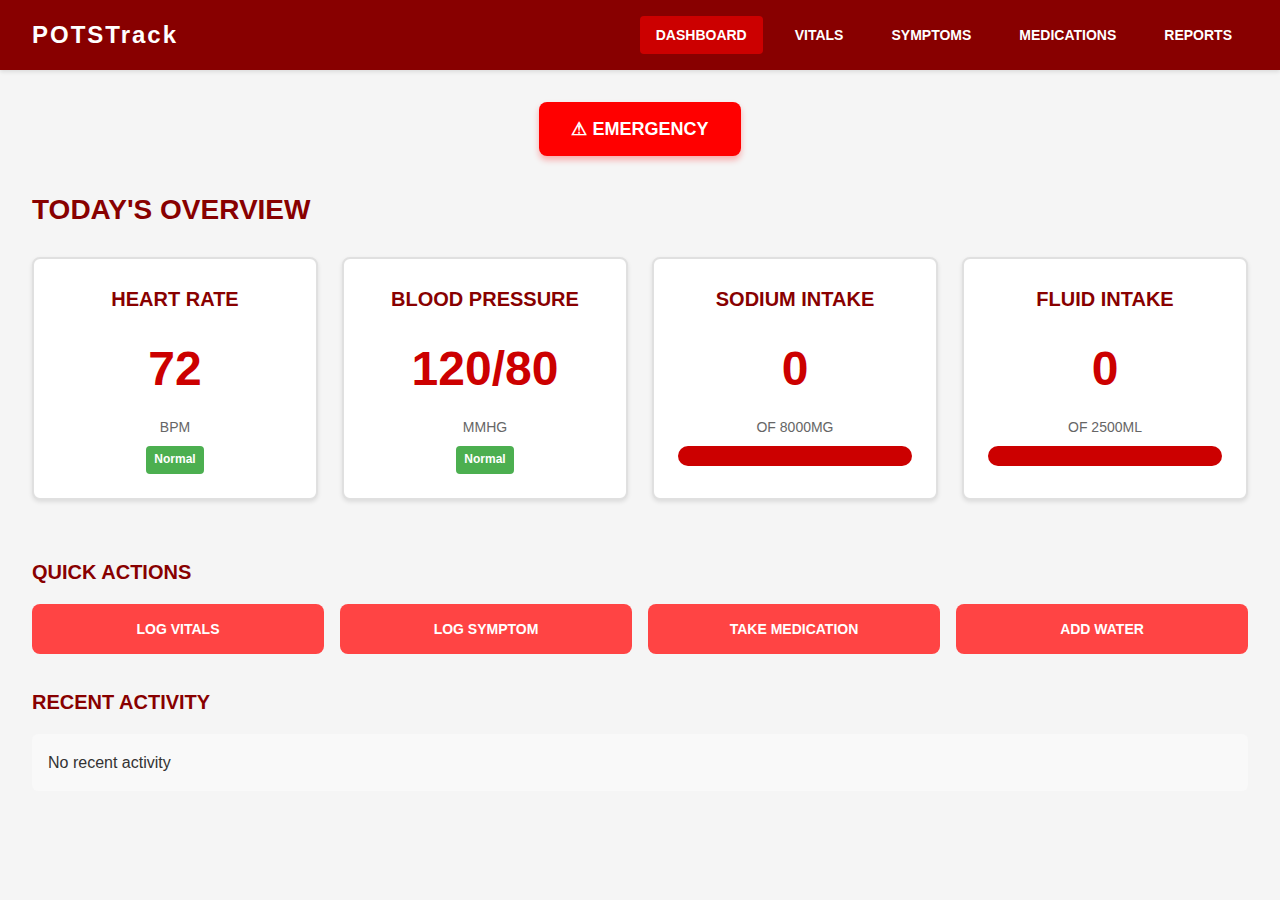
<file: index.html>
<!DOCTYPE html>
<html lang="en">
<head>
    <meta charset="UTF-8">
    <meta name="viewport" content="width=device-width, initial-scale=1.0">
    <title>POTSTrack - Dashboard</title>
    <link rel="stylesheet" href="styles.css">
</head>
<body>
    <nav class="navbar">
        <div class="nav-brand">POTSTrack</div>
        <div class="nav-links">
            <a href="index.html" class="active">DASHBOARD</a>
            <a href="vitals.html">VITALS</a>
            <a href="symptoms.html">SYMPTOMS</a>
            <a href="medications.html">MEDICATIONS</a>
            <a href="reports.html">REPORTS</a>
        </div>
    </nav>

    <div class="container">
        <div class="emergency-bar">
            <button class="emergency-btn" onclick="triggerEmergency()">⚠ EMERGENCY</button>
        </div>

        <h1>TODAY'S OVERVIEW</h1>
        
        <div class="dashboard-grid">
            <div class="card vital-card">
                <h2>HEART RATE</h2>
                <div class="vital-value" id="currentHR">72</div>
                <div class="vital-label">BPM</div>
                <div class="vital-status">Normal</div>
            </div>

            <div class="card vital-card">
                <h2>BLOOD PRESSURE</h2>
                <div class="vital-value" id="currentBP">120/80</div>
                <div class="vital-label">mmHg</div>
                <div class="vital-status">Normal</div>
            </div>

            <div class="card vital-card">
                <h2>SODIUM INTAKE</h2>
                <div class="vital-value" id="sodiumIntake">0</div>
                <div class="vital-label">of 8000mg</div>
                <div class="progress-bar">
                    <div class="progress-fill" id="sodiumProgress"></div>
                </div>
            </div>

            <div class="card vital-card">
                <h2>FLUID INTAKE</h2>
                <div class="vital-value" id="fluidIntake">0</div>
                <div class="vital-label">of 2500ml</div>
                <div class="progress-bar">
                    <div class="progress-fill" id="fluidProgress"></div>
                </div>
            </div>
        </div>

        <div class="quick-actions">
            <h2>QUICK ACTIONS</h2>
            <div class="action-buttons">
                <button class="action-btn" onclick="quickLog('vitals')">LOG VITALS</button>
                <button class="action-btn" onclick="quickLog('symptom')">LOG SYMPTOM</button>
                <button class="action-btn" onclick="quickLog('medication')">TAKE MEDICATION</button>
                <button class="action-btn" onclick="quickLog('water')">ADD WATER</button>
            </div>
        </div>

        <div class="recent-activity">
            <h2>RECENT ACTIVITY</h2>
            <div class="activity-list" id="activityList">
                <div class="activity-item">No recent activity</div>
            </div>
        </div>
    </div>

    <script src="app.js"></script>
    <script>
        updateDashboard();
        loadRecentActivity();
    </script>
</body>
</html>
</file>
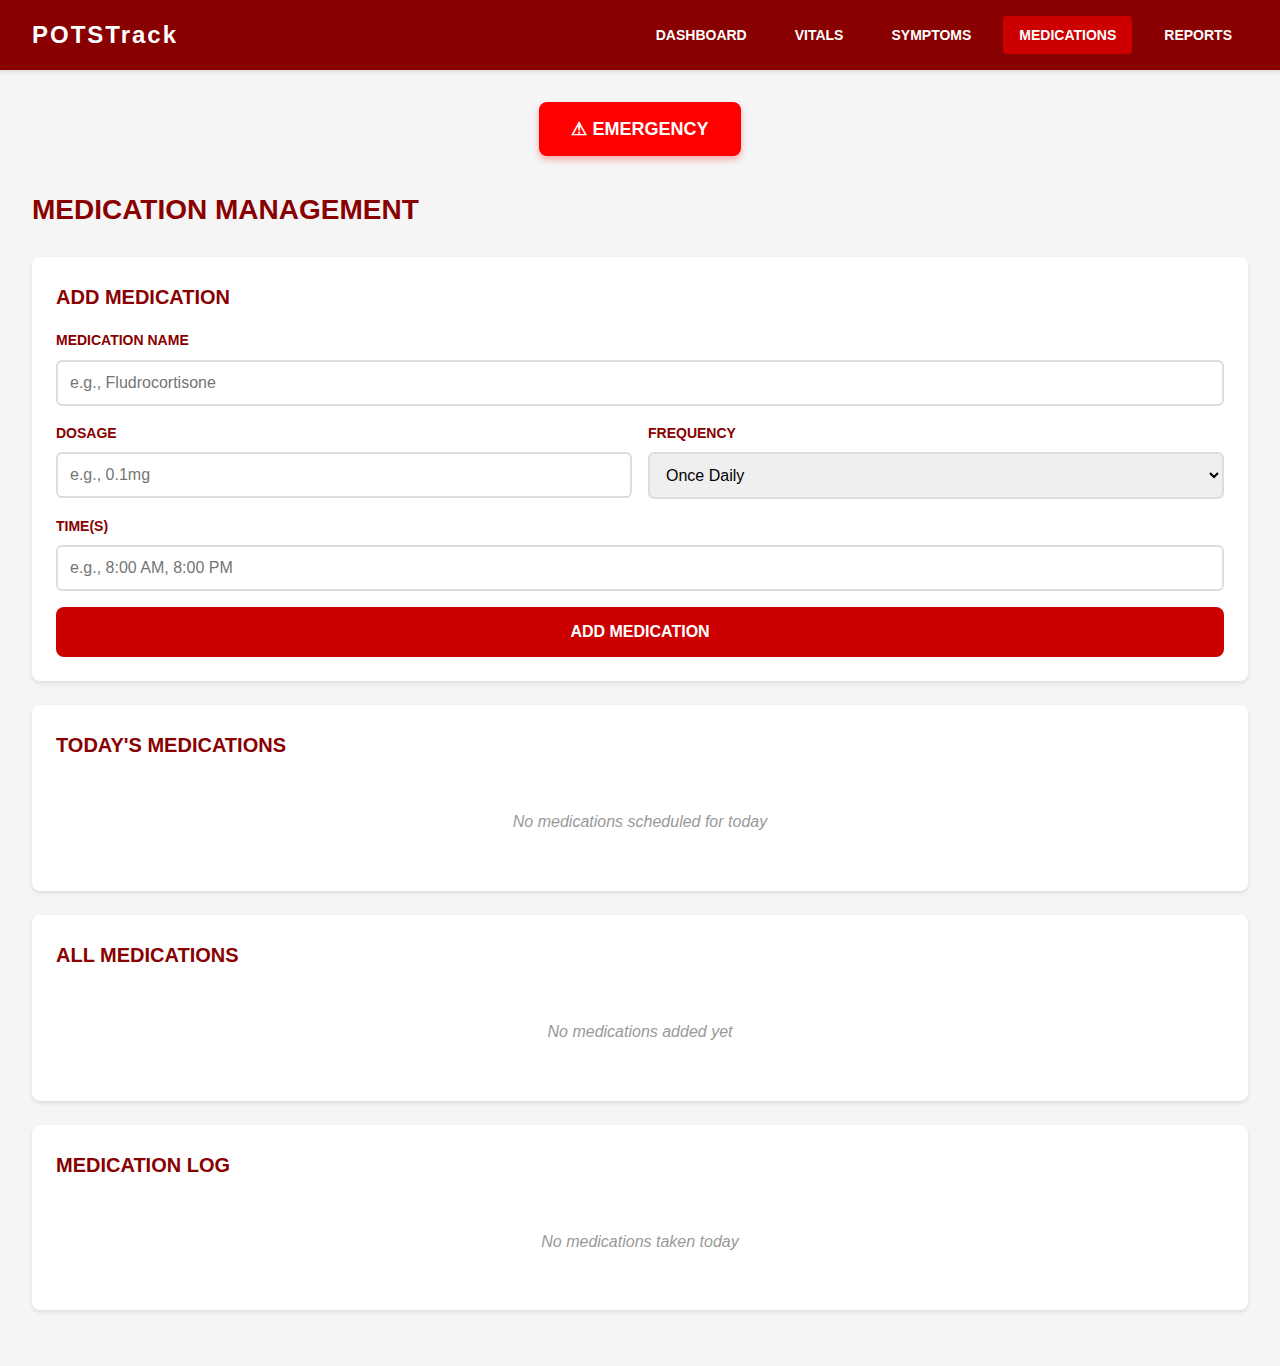
<file: medications.html>
<!DOCTYPE html>
<html lang="en">
<head>
    <meta charset="UTF-8">
    <meta name="viewport" content="width=device-width, initial-scale=1.0">
    <title>POTSTrack - Medications</title>
    <link rel="stylesheet" href="styles.css">
</head>
<body>
    <nav class="navbar">
        <div class="nav-brand">POTSTrack</div>
        <div class="nav-links">
            <a href="index.html">DASHBOARD</a>
            <a href="vitals.html">VITALS</a>
            <a href="symptoms.html">SYMPTOMS</a>
            <a href="medications.html" class="active">MEDICATIONS</a>
            <a href="reports.html">REPORTS</a>
        </div>
    </nav>

    <div class="container">
        <div class="emergency-bar">
            <button class="emergency-btn" onclick="triggerEmergency()">⚠ EMERGENCY</button>
        </div>

        <h1>MEDICATION MANAGEMENT</h1>

        <div class="card">
            <h2>ADD MEDICATION</h2>
            <form id="medicationForm" class="form">
                <div class="form-group">
                    <label>MEDICATION NAME</label>
                    <input type="text" id="medName" class="form-input" placeholder="e.g., Fludrocortisone" required>
                </div>

                <div class="form-row">
                    <div class="form-group">
                        <label>DOSAGE</label>
                        <input type="text" id="medDosage" class="form-input" placeholder="e.g., 0.1mg" required>
                    </div>
                    <div class="form-group">
                        <label>FREQUENCY</label>
                        <select id="medFrequency" class="form-input" required>
                            <option value="once">Once Daily</option>
                            <option value="twice">Twice Daily</option>
                            <option value="three">Three Times Daily</option>
                            <option value="asneeded">As Needed</option>
                        </select>
                    </div>
                </div>

                <div class="form-group">
                    <label>TIME(S)</label>
                    <input type="text" id="medTimes" class="form-input" placeholder="e.g., 8:00 AM, 8:00 PM">
                </div>

                <button type="submit" class="btn-primary">ADD MEDICATION</button>
            </form>
        </div>

        <div class="card">
            <h2>TODAY'S MEDICATIONS</h2>
            <div class="medication-list" id="todayMeds">
                <div class="no-data">No medications scheduled for today</div>
            </div>
        </div>

        <div class="card">
            <h2>ALL MEDICATIONS</h2>
            <div class="medication-list" id="allMeds">
                <div class="no-data">No medications added yet</div>
            </div>
        </div>

        <div class="card">
            <h2>MEDICATION LOG</h2>
            <div class="med-log" id="medLog">
                <div class="no-data">No medications taken today</div>
            </div>
        </div>
    </div>

    <script src="app.js"></script>
    <script>
        loadMedications();
        loadMedicationLog();
        
        document.getElementById('medicationForm').addEventListener('submit', function(e) {
            e.preventDefault();
            addMedication();
        });
    </script>
</body>
</html>
</file>
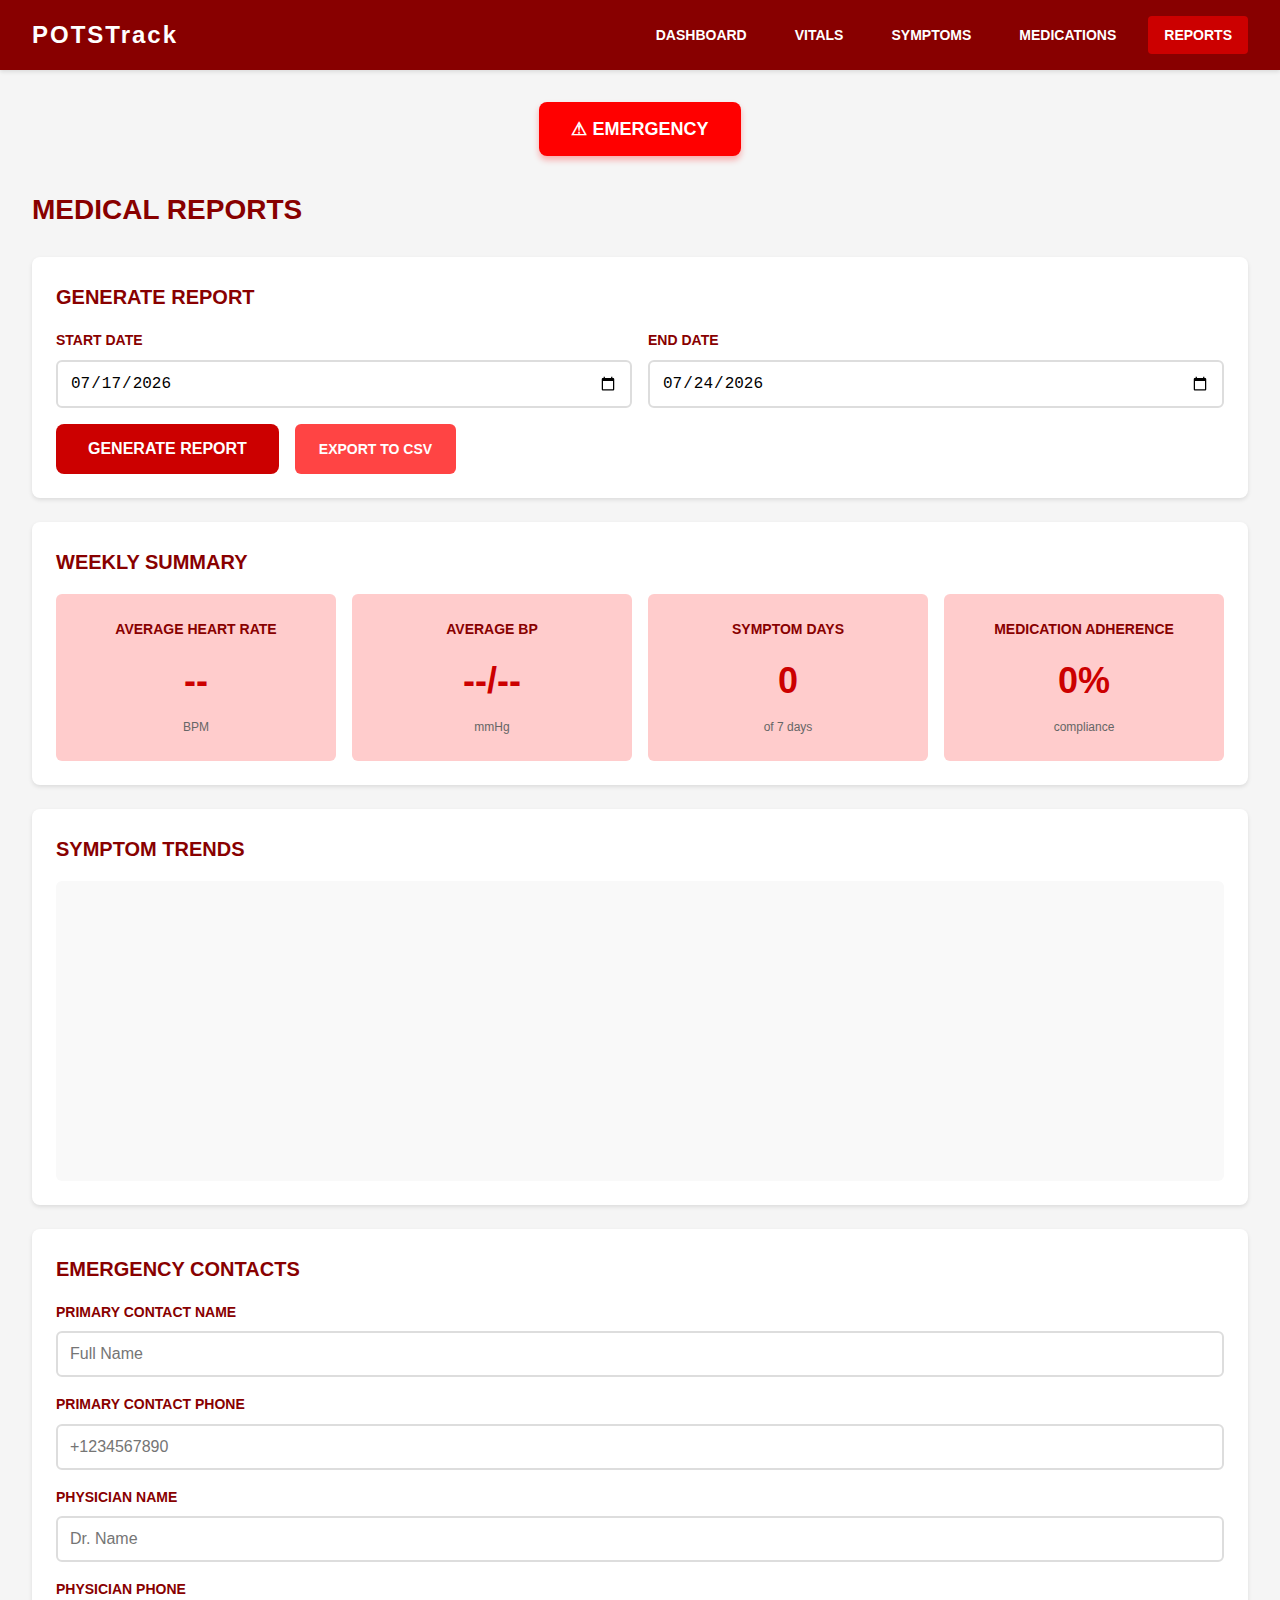
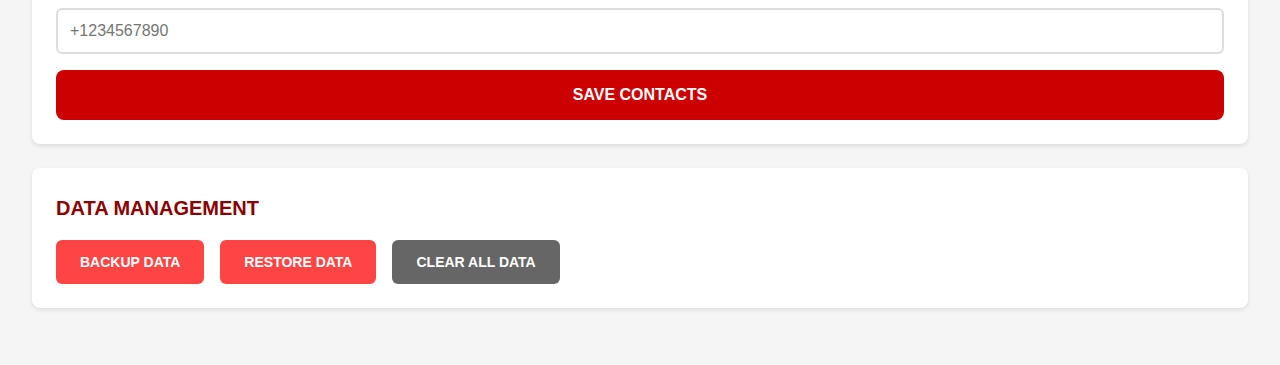
<file: reports.html>
<!DOCTYPE html>
<html lang="en">
<head>
    <meta charset="UTF-8">
    <meta name="viewport" content="width=device-width, initial-scale=1.0">
    <title>POTSTrack - Reports</title>
    <link rel="stylesheet" href="styles.css">
</head>
<body>
    <nav class="navbar">
        <div class="nav-brand">POTSTrack</div>
        <div class="nav-links">
            <a href="index.html">DASHBOARD</a>
            <a href="vitals.html">VITALS</a>
            <a href="symptoms.html">SYMPTOMS</a>
            <a href="medications.html">MEDICATIONS</a>
            <a href="reports.html" class="active">REPORTS</a>
        </div>
    </nav>

    <div class="container">
        <div class="emergency-bar">
            <button class="emergency-btn" onclick="triggerEmergency()">⚠ EMERGENCY</button>
        </div>

        <h1>MEDICAL REPORTS</h1>

        <div class="card">
            <h2>GENERATE REPORT</h2>
            <div class="form">
                <div class="form-row">
                    <div class="form-group">
                        <label>START DATE</label>
                        <input type="date" id="startDate" class="form-input">
                    </div>
                    <div class="form-group">
                        <label>END DATE</label>
                        <input type="date" id="endDate" class="form-input">
                    </div>
                </div>
                <div class="report-buttons">
                    <button class="btn-primary" onclick="generateReport()">GENERATE REPORT</button>
                    <button class="btn-secondary" onclick="exportToCSV()">EXPORT TO CSV</button>
                </div>
            </div>
        </div>

        <div class="card">
            <h2>WEEKLY SUMMARY</h2>
            <div class="summary-grid" id="weeklySummary">
                <div class="summary-card">
                    <h3>AVERAGE HEART RATE</h3>
                    <div class="summary-value" id="avgHR">--</div>
                    <div class="summary-label">BPM</div>
                </div>
                <div class="summary-card">
                    <h3>AVERAGE BP</h3>
                    <div class="summary-value" id="avgBP">--/--</div>
                    <div class="summary-label">mmHg</div>
                </div>
                <div class="summary-card">
                    <h3>SYMPTOM DAYS</h3>
                    <div class="summary-value" id="symptomDays">0</div>
                    <div class="summary-label">of 7 days</div>
                </div>
                <div class="summary-card">
                    <h3>MEDICATION ADHERENCE</h3>
                    <div class="summary-value" id="medAdherence">0%</div>
                    <div class="summary-label">compliance</div>
                </div>
            </div>
        </div>

        <div class="card">
            <h2>SYMPTOM TRENDS</h2>
            <div class="trends-chart" id="symptomTrends">
                <canvas id="trendsCanvas"></canvas>
            </div>
        </div>

        <div class="card">
            <h2>EMERGENCY CONTACTS</h2>
            <form id="emergencyForm" class="form">
                <div class="form-group">
                    <label>PRIMARY CONTACT NAME</label>
                    <input type="text" id="contactName" class="form-input" placeholder="Full Name">
                </div>
                <div class="form-group">
                    <label>PRIMARY CONTACT PHONE</label>
                    <input type="tel" id="contactPhone" class="form-input" placeholder="+1234567890">
                </div>
                <div class="form-group">
                    <label>PHYSICIAN NAME</label>
                    <input type="text" id="physicianName" class="form-input" placeholder="Dr. Name">
                </div>
                <div class="form-group">
                    <label>PHYSICIAN PHONE</label>
                    <input type="tel" id="physicianPhone" class="form-input" placeholder="+1234567890">
                </div>
                <button type="submit" class="btn-primary">SAVE CONTACTS</button>
            </form>
        </div>

        <div class="card">
            <h2>DATA MANAGEMENT</h2>
            <div class="data-buttons">
                <button class="btn-secondary" onclick="backupData()">BACKUP DATA</button>
                <button class="btn-secondary" onclick="document.getElementById('restoreInput').click()">RESTORE DATA</button>
                <button class="btn-danger" onclick="clearAllData()">CLEAR ALL DATA</button>
            </div>
            <input type="file" id="restoreInput" style="display:none" accept=".json" onchange="restoreData(event)">
        </div>
    </div>

    <script src="app.js"></script>
    <script>
        loadWeeklySummary();
        loadEmergencyContacts();
        setDefaultDates();
        
        document.getElementById('emergencyForm').addEventListener('submit', function(e) {
            e.preventDefault();
            saveEmergencyContacts();
        });
    </script>
</body>
</html>
</file>
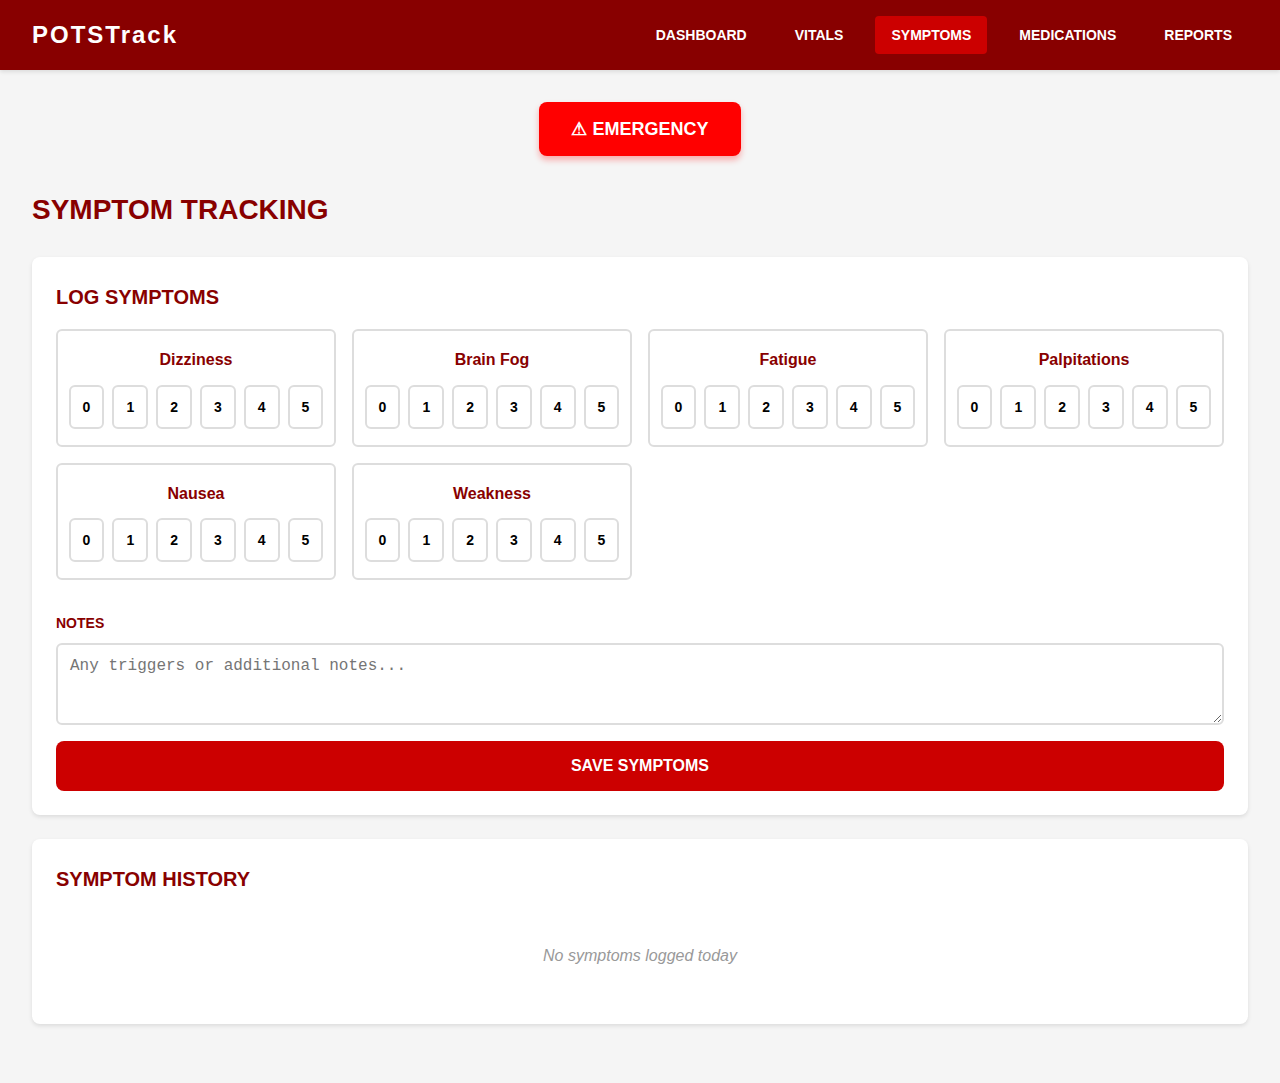
<file: symptoms.html>
<!DOCTYPE html>
<html lang="en">
<head>
    <meta charset="UTF-8">
    <meta name="viewport" content="width=device-width, initial-scale=1.0">
    <title>POTSTrack - Symptoms</title>
    <link rel="stylesheet" href="styles.css">
</head>
<body>
    <nav class="navbar">
        <div class="nav-brand">POTSTrack</div>
        <div class="nav-links">
            <a href="index.html">DASHBOARD</a>
            <a href="vitals.html">VITALS</a>
            <a href="symptoms.html" class="active">SYMPTOMS</a>
            <a href="medications.html">MEDICATIONS</a>
            <a href="reports.html">REPORTS</a>
        </div>
    </nav>

    <div class="container">
        <div class="emergency-bar">
            <button class="emergency-btn" onclick="triggerEmergency()">⚠ EMERGENCY</button>
        </div>

        <h1>SYMPTOM TRACKING</h1>

        <div class="card">
            <h2>LOG SYMPTOMS</h2>
            <form id="symptomForm" class="form">
                <div class="symptoms-grid">
                    <div class="symptom-card" data-symptom="dizziness">
                        <h3>Dizziness</h3>
                        <div class="severity-selector">
                            <button type="button" class="severity-btn" data-value="0">0</button>
                            <button type="button" class="severity-btn" data-value="1">1</button>
                            <button type="button" class="severity-btn" data-value="2">2</button>
                            <button type="button" class="severity-btn" data-value="3">3</button>
                            <button type="button" class="severity-btn" data-value="4">4</button>
                            <button type="button" class="severity-btn" data-value="5">5</button>
                        </div>
                    </div>

                    <div class="symptom-card" data-symptom="brainfog">
                        <h3>Brain Fog</h3>
                        <div class="severity-selector">
                            <button type="button" class="severity-btn" data-value="0">0</button>
                            <button type="button" class="severity-btn" data-value="1">1</button>
                            <button type="button" class="severity-btn" data-value="2">2</button>
                            <button type="button" class="severity-btn" data-value="3">3</button>
                            <button type="button" class="severity-btn" data-value="4">4</button>
                            <button type="button" class="severity-btn" data-value="5">5</button>
                        </div>
                    </div>

                    <div class="symptom-card" data-symptom="fatigue">
                        <h3>Fatigue</h3>
                        <div class="severity-selector">
                            <button type="button" class="severity-btn" data-value="0">0</button>
                            <button type="button" class="severity-btn" data-value="1">1</button>
                            <button type="button" class="severity-btn" data-value="2">2</button>
                            <button type="button" class="severity-btn" data-value="3">3</button>
                            <button type="button" class="severity-btn" data-value="4">4</button>
                            <button type="button" class="severity-btn" data-value="5">5</button>
                        </div>
                    </div>

                    <div class="symptom-card" data-symptom="palpitations">
                        <h3>Palpitations</h3>
                        <div class="severity-selector">
                            <button type="button" class="severity-btn" data-value="0">0</button>
                            <button type="button" class="severity-btn" data-value="1">1</button>
                            <button type="button" class="severity-btn" data-value="2">2</button>
                            <button type="button" class="severity-btn" data-value="3">3</button>
                            <button type="button" class="severity-btn" data-value="4">4</button>
                            <button type="button" class="severity-btn" data-value="5">5</button>
                        </div>
                    </div>

                    <div class="symptom-card" data-symptom="nausea">
                        <h3>Nausea</h3>
                        <div class="severity-selector">
                            <button type="button" class="severity-btn" data-value="0">0</button>
                            <button type="button" class="severity-btn" data-value="1">1</button>
                            <button type="button" class="severity-btn" data-value="2">2</button>
                            <button type="button" class="severity-btn" data-value="3">3</button>
                            <button type="button" class="severity-btn" data-value="4">4</button>
                            <button type="button" class="severity-btn" data-value="5">5</button>
                        </div>
                    </div>

                    <div class="symptom-card" data-symptom="weakness">
                        <h3>Weakness</h3>
                        <div class="severity-selector">
                            <button type="button" class="severity-btn" data-value="0">0</button>
                            <button type="button" class="severity-btn" data-value="1">1</button>
                            <button type="button" class="severity-btn" data-value="2">2</button>
                            <button type="button" class="severity-btn" data-value="3">3</button>
                            <button type="button" class="severity-btn" data-value="4">4</button>
                            <button type="button" class="severity-btn" data-value="5">5</button>
                        </div>
                    </div>
                </div>

                <div class="form-group">
                    <label>NOTES</label>
                    <textarea id="symptomNotes" class="form-input" rows="3" placeholder="Any triggers or additional notes..."></textarea>
                </div>

                <button type="submit" class="btn-primary">SAVE SYMPTOMS</button>
            </form>
        </div>

        <div class="card">
            <h2>SYMPTOM HISTORY</h2>
            <div class="symptom-history" id="symptomHistory">
                <div class="no-data">No symptoms logged today</div>
            </div>
        </div>
    </div>

    <script src="app.js"></script>
    <script>
        loadSymptomHistory();
        initSymptomButtons();
        
        document.getElementById('symptomForm').addEventListener('submit', function(e) {
            e.preventDefault();
            saveSymptoms();
        });
    </script>
</body>
</html>
</file>
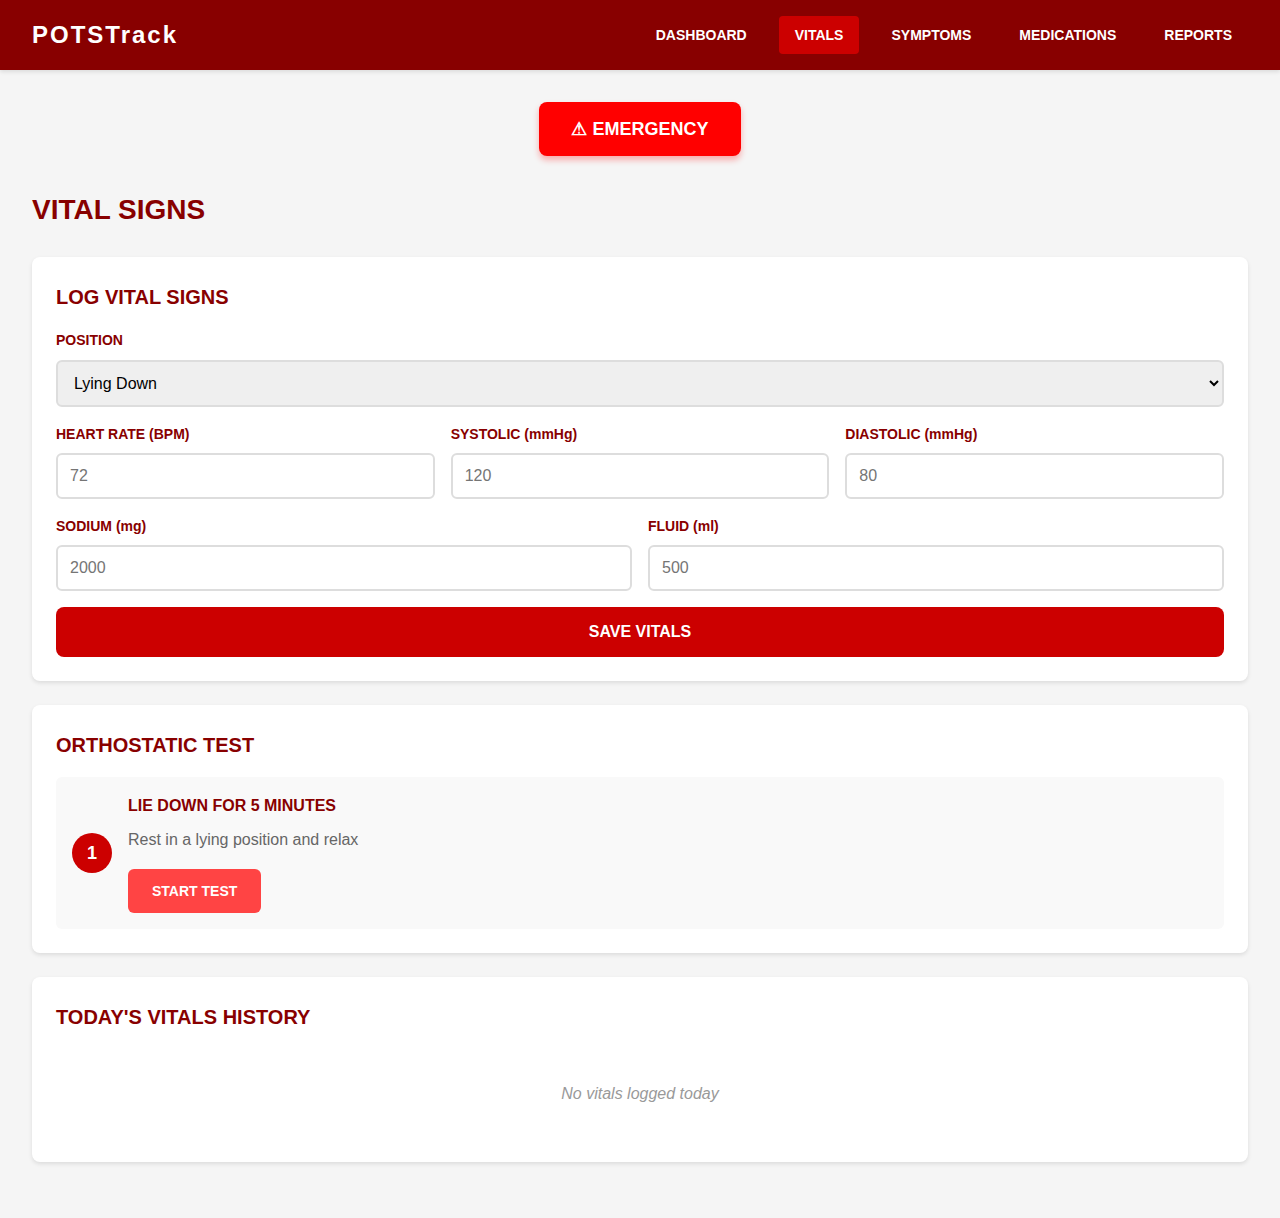
<file: vitals.html>
<!DOCTYPE html>
<html lang="en">
<head>
    <meta charset="UTF-8">
    <meta name="viewport" content="width=device-width, initial-scale=1.0">
    <title>POTSTrack - Vitals</title>
    <link rel="stylesheet" href="styles.css">
</head>
<body>
    <nav class="navbar">
        <div class="nav-brand">POTSTrack</div>
        <div class="nav-links">
            <a href="index.html">DASHBOARD</a>
            <a href="vitals.html" class="active">VITALS</a>
            <a href="symptoms.html">SYMPTOMS</a>
            <a href="medications.html">MEDICATIONS</a>
            <a href="reports.html">REPORTS</a>
        </div>
    </nav>

    <div class="container">
        <div class="emergency-bar">
            <button class="emergency-btn" onclick="triggerEmergency()">⚠ EMERGENCY</button>
        </div>

        <h1>VITAL SIGNS</h1>

        <div class="card">
            <h2>LOG VITAL SIGNS</h2>
            <form id="vitalsForm" class="form">
                <div class="form-group">
                    <label>POSITION</label>
                    <select id="position" class="form-input">
                        <option value="lying">Lying Down</option>
                        <option value="sitting">Sitting</option>
                        <option value="standing">Standing</option>
                    </select>
                </div>

                <div class="form-row">
                    <div class="form-group">
                        <label>HEART RATE (BPM)</label>
                        <input type="number" id="heartRate" class="form-input" placeholder="72" required>
                    </div>
                    <div class="form-group">
                        <label>SYSTOLIC (mmHg)</label>
                        <input type="number" id="systolic" class="form-input" placeholder="120" required>
                    </div>
                    <div class="form-group">
                        <label>DIASTOLIC (mmHg)</label>
                        <input type="number" id="diastolic" class="form-input" placeholder="80" required>
                    </div>
                </div>

                <div class="form-row">
                    <div class="form-group">
                        <label>SODIUM (mg)</label>
                        <input type="number" id="sodium" class="form-input" placeholder="2000">
                    </div>
                    <div class="form-group">
                        <label>FLUID (ml)</label>
                        <input type="number" id="fluid" class="form-input" placeholder="500">
                    </div>
                </div>

                <button type="submit" class="btn-primary">SAVE VITALS</button>
            </form>
        </div>

        <div class="card">
            <h2>ORTHOSTATIC TEST</h2>
            <div class="orthostatic-test" id="orthoTest">
                <div class="test-step">
                    <div class="step-number">1</div>
                    <div class="step-content">
                        <h3>LIE DOWN FOR 5 MINUTES</h3>
                        <p>Rest in a lying position and relax</p>
                        <button class="btn-secondary" onclick="startOrthoTest()">START TEST</button>
                    </div>
                </div>
            </div>
        </div>

        <div class="card">
            <h2>TODAY'S VITALS HISTORY</h2>
            <div class="vitals-history" id="vitalsHistory">
                <div class="no-data">No vitals logged today</div>
            </div>
        </div>
    </div>

    <script src="app.js"></script>
    <script>
        loadVitalsHistory();
        
        document.getElementById('vitalsForm').addEventListener('submit', function(e) {
            e.preventDefault();
            saveVitals();
        });
    </script>
</body>
</html>
</file>
<file: styles.css>
* {
    margin: 0;
    padding: 0;
    box-sizing: border-box;
}

body {
    font-family: 'Arial', 'Helvetica', sans-serif;
    background-color: #f5f5f5;
    color: #333;
    line-height: 1.6;
}

.navbar {
    background-color: #880000;
    padding: 1rem 2rem;
    display: flex;
    justify-content: space-between;
    align-items: center;
    box-shadow: 0 2px 4px rgba(0,0,0,0.1);
}

.nav-brand {
    font-size: 24px;
    font-weight: bold;
    color: #fff;
    letter-spacing: 2px;
}

.nav-links {
    display: flex;
    gap: 1rem;
}

.nav-links a {
    color: #fff;
    text-decoration: none;
    padding: 0.5rem 1rem;
    border-radius: 4px;
    transition: background-color 0.3s;
    font-weight: bold;
    font-size: 14px;
}

.nav-links a:hover {
    background-color: #CC0000;
}

.nav-links a.active {
    background-color: #CC0000;
}

.container {
    max-width: 1400px;
    margin: 0 auto;
    padding: 2rem;
}

.emergency-bar {
    margin-bottom: 2rem;
    text-align: center;
}

.emergency-btn {
    background-color: #FF0000;
    color: #fff;
    border: none;
    padding: 1rem 2rem;
    font-size: 18px;
    font-weight: bold;
    border-radius: 8px;
    cursor: pointer;
    box-shadow: 0 4px 6px rgba(255,0,0,0.3);
    transition: all 0.3s;
    min-width: 200px;
    min-height: 50px;
}

.emergency-btn:hover {
    background-color: #CC0000;
    transform: scale(1.05);
}

h1 {
    font-size: 28px;
    color: #880000;
    margin-bottom: 1.5rem;
    font-weight: bold;
}

h2 {
    font-size: 20px;
    color: #880000;
    margin-bottom: 1rem;
    font-weight: bold;
}

h3 {
    font-size: 16px;
    color: #333;
    font-weight: bold;
}

.card {
    background: #fff;
    border-radius: 8px;
    padding: 1.5rem;
    margin-bottom: 1.5rem;
    box-shadow: 0 2px 4px rgba(0,0,0,0.1);
}

.dashboard-grid {
    display: grid;
    grid-template-columns: repeat(auto-fit, minmax(250px, 1fr));
    gap: 1.5rem;
    margin-bottom: 2rem;
}

.vital-card {
    text-align: center;
    background: #fff;
    border: 2px solid #e0e0e0;
}

.vital-value {
    font-size: 48px;
    font-weight: bold;
    color: #CC0000;
    margin: 0.5rem 0;
}

.vital-label {
    font-size: 14px;
    color: #666;
    text-transform: uppercase;
}

.vital-status {
    margin-top: 0.5rem;
    padding: 0.25rem 0.5rem;
    background-color: #4CAF50;
    color: #fff;
    border-radius: 4px;
    display: inline-block;
    font-weight: bold;
    font-size: 12px;
}

.progress-bar {
    width: 100%;
    height: 20px;
    background-color: #e0e0e0;
    border-radius: 10px;
    overflow: hidden;
    margin-top: 0.5rem;
}

.progress-fill {
    height: 100%;
    background-color: #CC0000;
    transition: width 0.3s ease;
}

.quick-actions, .recent-activity {
    margin-bottom: 2rem;
}

.action-buttons {
    display: grid;
    grid-template-columns: repeat(auto-fit, minmax(200px, 1fr));
    gap: 1rem;
    margin-top: 1rem;
}

.action-btn {
    background-color: #FF4444;
    color: #fff;
    border: none;
    padding: 1rem;
    font-size: 14px;
    font-weight: bold;
    border-radius: 8px;
    cursor: pointer;
    transition: all 0.3s;
    min-height: 50px;
}

.action-btn:hover {
    background-color: #CC0000;
    transform: translateY(-2px);
    box-shadow: 0 4px 8px rgba(204,0,0,0.3);
}

.activity-list {
    display: flex;
    flex-direction: column;
    gap: 0.75rem;
}

.activity-item {
    padding: 1rem;
    background-color: #f9f9f9;
    border-radius: 6px;
}

.activity-time {
    font-size: 12px;
    color: #666;
    margin-bottom: 0.25rem;
}

.activity-text {
    font-size: 14px;
    color: #333;
}

.form {
    display: flex;
    flex-direction: column;
    gap: 1rem;
}

.form-group {
    display: flex;
    flex-direction: column;
}

.form-group label {
    font-weight: bold;
    margin-bottom: 0.5rem;
    color: #880000;
    font-size: 14px;
}

.form-input {
    padding: 0.75rem;
    border: 2px solid #ddd;
    border-radius: 6px;
    font-size: 16px;
    transition: border-color 0.3s;
    min-height: 44px;
}

.form-input:focus {
    outline: none;
    border-color: #CC0000;
}

.form-row {
    display: grid;
    grid-template-columns: repeat(auto-fit, minmax(200px, 1fr));
    gap: 1rem;
}

.btn-primary {
    background-color: #CC0000;
    color: #fff;
    border: none;
    padding: 1rem 2rem;
    font-size: 16px;
    font-weight: bold;
    border-radius: 8px;
    cursor: pointer;
    transition: all 0.3s;
    min-height: 50px;
}

.btn-primary:hover {
    background-color: #880000;
    transform: translateY(-2px);
}

.btn-secondary {
    background-color: #FF4444;
    color: #fff;
    border: none;
    padding: 0.75rem 1.5rem;
    font-size: 14px;
    font-weight: bold;
    border-radius: 6px;
    cursor: pointer;
    transition: all 0.3s;
    min-height: 44px;
}

.btn-secondary:hover {
    background-color: #CC0000;
}

.btn-danger {
    background-color: #666;
    color: #fff;
    border: none;
    padding: 0.75rem 1.5rem;
    font-size: 14px;
    font-weight: bold;
    border-radius: 6px;
    cursor: pointer;
    transition: all 0.3s;
    min-height: 44px;
}

.btn-danger:hover {
    background-color: #333;
}

.no-data {
    padding: 2rem;
    text-align: center;
    color: #999;
    font-style: italic;
}

.vitals-history, .symptom-history, .med-log {
    display: flex;
    flex-direction: column;
    gap: 0.75rem;
    max-height: 400px;
    overflow-y: auto;
}

.history-item {
    padding: 1rem;
    background-color: #f9f9f9;
    border-radius: 6px;
    display: grid;
    grid-template-columns: auto 1fr;
    gap: 1rem;
    align-items: center;
}

.history-time {
    font-weight: bold;
    color: #CC0000;
    font-size: 14px;
}

.history-data {
    display: flex;
    flex-wrap: wrap;
    gap: 1rem;
}

.data-point {
    display: flex;
    flex-direction: column;
}

.data-label {
    font-size: 11px;
    color: #666;
    text-transform: uppercase;
}

.data-value {
    font-size: 16px;
    font-weight: bold;
    color: #333;
}

.symptoms-grid {
    display: grid;
    grid-template-columns: repeat(auto-fit, minmax(250px, 1fr));
    gap: 1rem;
    margin-bottom: 1rem;
}

.symptom-card {
    background-color: #fff;
    padding: 1rem;
    border-radius: 6px;
    border: 2px solid #ddd;
}

.symptom-card h3 {
    margin-bottom: 0.75rem;
    color: #880000;
    text-align: center;
}

.severity-selector {
    display: flex;
    gap: 0.5rem;
    justify-content: center;
}

.severity-btn {
    flex: 1;
    padding: 0.75rem;
    border: 2px solid #ddd;
    background-color: #fff;
    border-radius: 6px;
    cursor: pointer;
    font-weight: bold;
    font-size: 14px;
    transition: all 0.3s;
    min-height: 44px;
}

.severity-btn:hover {
    border-color: #CC0000;
}

.severity-btn.active {
    background-color: #CC0000;
    color: #fff;
    border-color: #CC0000;
}

.medication-list {
    display: flex;
    flex-direction: column;
    gap: 0.75rem;
}

.medication-item {
    padding: 1rem;
    background-color: #f9f9f9;
    border-radius: 6px;
    display: flex;
    justify-content: space-between;
    align-items: center;
}

.med-info h3 {
    color: #880000;
    margin-bottom: 0.25rem;
}

.med-details {
    font-size: 14px;
    color: #666;
}

.med-actions {
    display: flex;
    gap: 0.5rem;
}

.btn-small {
    padding: 0.5rem 1rem;
    border: none;
    border-radius: 4px;
    font-weight: bold;
    cursor: pointer;
    font-size: 12px;
    min-height: 36px;
}

.btn-take {
    background-color: #4CAF50;
    color: #fff;
}

.btn-take:hover {
    background-color: #388E3C;
}

.btn-delete {
    background-color: #666;
    color: #fff;
}

.btn-delete:hover {
    background-color: #333;
}

.summary-grid {
    display: grid;
    grid-template-columns: repeat(auto-fit, minmax(200px, 1fr));
    gap: 1rem;
}

.summary-card {
    background-color: #FFCCCC;
    padding: 1.5rem;
    border-radius: 6px;
    text-align: center;
}

.summary-card h3 {
    font-size: 14px;
    margin-bottom: 0.75rem;
    color: #880000;
}

.summary-value {
    font-size: 36px;
    font-weight: bold;
    color: #CC0000;
    margin: 0.5rem 0;
}

.summary-label {
    font-size: 12px;
    color: #666;
}

.report-buttons, .data-buttons {
    display: flex;
    gap: 1rem;
    flex-wrap: wrap;
}

.trends-chart {
    min-height: 300px;
    display: flex;
    align-items: center;
    justify-content: center;
    background-color: #f9f9f9;
    border-radius: 6px;
    padding: 1rem;
}

.orthostatic-test {
    display: flex;
    flex-direction: column;
    gap: 1rem;
}

.test-step {
    display: flex;
    gap: 1rem;
    align-items: center;
    padding: 1rem;
    background-color: #f9f9f9;
    border-radius: 6px;
}

.step-number {
    width: 40px;
    height: 40px;
    background-color: #CC0000;
    color: #fff;
    border-radius: 50%;
    display: flex;
    align-items: center;
    justify-content: center;
    font-weight: bold;
    font-size: 18px;
    flex-shrink: 0;
}

.step-content {
    flex: 1;
}

.step-content h3 {
    margin-bottom: 0.5rem;
    color: #880000;
}

.step-content p {
    margin-bottom: 1rem;
    color: #666;
}

@media (max-width: 768px) {
    .navbar {
        flex-direction: column;
        gap: 1rem;
    }
    
    .nav-links {
        flex-wrap: wrap;
        justify-content: center;
    }
    
    .container {
        padding: 1rem;
    }
    
    .dashboard-grid {
        grid-template-columns: 1fr;
    }
    
    .form-row {
        grid-template-columns: 1fr;
    }
}
</file>
